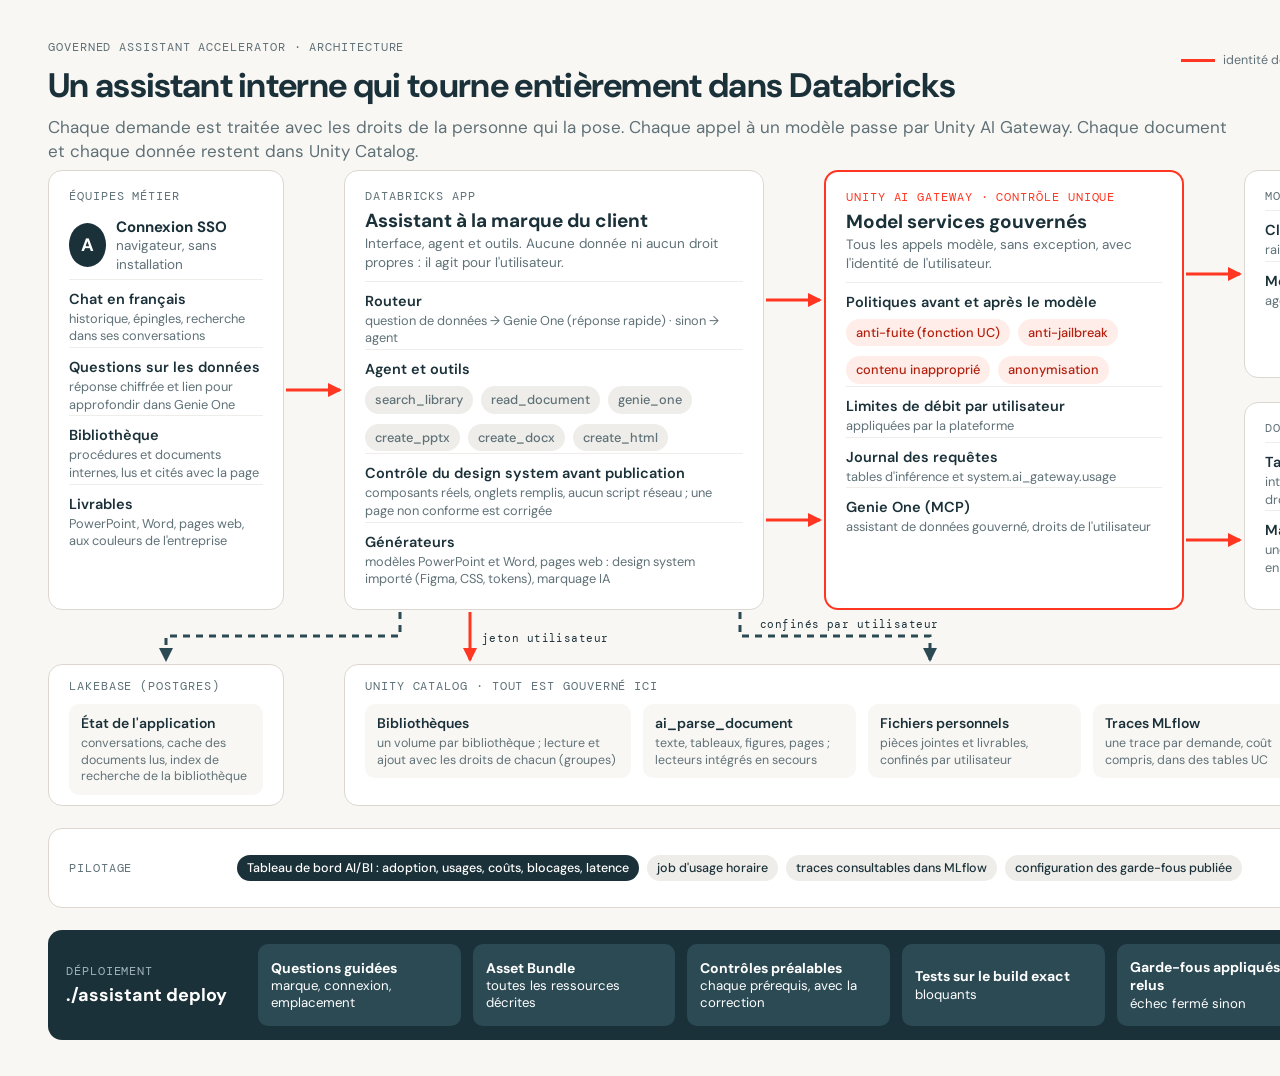
<file: docs/architecture/architecture.html>
<!doctype html>
<html lang="fr">
<head>
<meta charset="utf-8">
<title>Assistant interne gouverné · architecture</title>
<!-- Source of docs/architecture.png. Edit here, then: uv run --with playwright python docs/architecture/render.py -->
<link href="https://fonts.googleapis.com/css2?family=DM+Sans:opsz,wght@9..40,400;9..40,500;9..40,600;9..40,700&family=DM+Mono:wght@400;500&display=swap" rel="stylesheet">
<style>
  :root { --oat:#F9F7F4; --oat2:#EEEDE9; --line:#DCD8D1; --slate:#1B3139; --slate2:#2C4A54; --muted:#5F7177; --lava:#FF3621; --lava-soft:#FFEDE9; --green:#00A972; --white:#FFFFFF; }
  * { box-sizing:border-box; margin:0; padding:0; }
  body { background:#E9E6E0; font-family:"DM Sans", system-ui, sans-serif; color:var(--slate); }
  #canvas { position:relative; width:1600px; height:1076px; background:var(--oat); overflow:hidden; }
  .abs { position:absolute; }
  h1 { font-size:34px; font-weight:700; letter-spacing:-0.02em; }
  .sub { font-size:17px; color:var(--muted); margin-top:8px; max-width:1180px; line-height:1.4; }
  .tag { font-family:"DM Mono", monospace; font-size:11.5px; letter-spacing:0.08em; text-transform:uppercase; color:var(--muted); }
  .card { background:var(--white); border:1px solid var(--line); border-radius:14px; padding:18px 20px; }
  .card h2 { font-size:19px; font-weight:700; margin:4px 0 2px; }
  .card .what { font-size:13.5px; color:var(--muted); line-height:1.4; }
  .row { display:flex; gap:8px; flex-wrap:wrap; margin-top:10px; }
  .chip { font-size:12.5px; font-weight:500; padding:5px 10px; border-radius:999px; background:var(--oat2); color:var(--slate); white-space:nowrap; }
  .chip.lava { background:var(--lava-soft); color:#B4200E; }
  .chip.dark { background:var(--slate); color:#fff; }
  .item { border-top:1px solid var(--oat2); padding:10px 0 2px; }
  .item:first-of-type { border-top:none; }
  .item b { font-size:14.5px; font-weight:600; display:block; }
  .item span { font-size:12.8px; color:var(--muted); line-height:1.38; display:block; margin-top:2px; }
  .gw { border:2px solid var(--lava); }
  .gw .tag { color:var(--lava); }
  .band { background:var(--white); border:1px solid var(--line); border-radius:14px; padding:14px 20px; }
  .band .cells { display:grid; gap:12px; margin-top:10px; }
  .cell { background:var(--oat); border-radius:10px; padding:10px 12px; }
  .cell b { font-size:14px; font-weight:600; display:block; }
  .cell span { font-size:12.4px; color:var(--muted); line-height:1.35; display:block; margin-top:3px; }
  .deploy { background:var(--slate); color:#fff; border-radius:14px; padding:14px 18px; display:flex; align-items:center; gap:12px; }
  .deploy .tag { color:#9FB3B8; }
  .step { flex:1; align-self:stretch; display:flex; flex-direction:column; justify-content:center; background:var(--slate2); border-radius:10px; padding:9px 13px; font-size:13.2px; line-height:1.3; }
  .step b { display:block; font-size:14px; }
  .arrowtxt { font-family:"DM Mono", monospace; font-size:11px; letter-spacing:0.04em; fill:var(--slate); }
  .legend { font-size:12.5px; color:var(--muted); display:flex; gap:22px; align-items:center; }
  .legend i { display:inline-block; width:34px; height:0; border-top:3px solid var(--lava); vertical-align:middle; margin-right:8px; }
  .legend i.app { border-top:3px dashed var(--slate2); }
  .user-ic { width:44px; height:44px; border-radius:50%; background:var(--slate); color:#fff; display:flex; align-items:center; justify-content:center; font-weight:700; font-size:18px; }
</style>
</head>
<body>
<div id="canvas">

  <!-- header -->
  <div class="abs" style="left:48px; top:40px;">
    <div class="tag">Governed Assistant Accelerator · architecture</div>
    <h1 style="margin-top:8px">Un assistant interne qui tourne entièrement dans Databricks</h1>
    <div class="sub">Chaque demande est traitée avec les droits de la personne qui la pose. Chaque appel à un modèle passe par Unity AI Gateway. Chaque document et chaque donnée restent dans Unity Catalog.</div>
  </div>
  <div class="abs legend" style="right:48px; top:52px;"><span><i></i>identité de l'utilisateur</span><span><i class="app"></i>identité de l'application</span></div>

  <!-- column 1: people -->
  <div class="abs card" style="left:48px; top:170px; width:236px; height:440px;">
    <div class="tag">Équipes métier</div>
    <div style="display:flex; gap:10px; align-items:center; margin:12px 0 4px">
      <div class="user-ic">A</div><div><b style="font-size:15px">Connexion SSO</b><div class="what">navigateur, sans installation</div></div>
    </div>
    <div class="item"><b>Chat en français</b><span>historique, épingles, recherche dans ses conversations</span></div>
    <div class="item"><b>Questions sur les données</b><span>réponse chiffrée et lien pour approfondir dans Genie One</span></div>
    <div class="item"><b>Bibliothèque</b><span>procédures et documents internes, lus et cités avec la page</span></div>
    <div class="item"><b>Livrables</b><span>PowerPoint, Word, pages web, aux couleurs de l'entreprise</span></div>
  </div>

  <!-- column 2: app -->
  <div class="abs card" style="left:344px; top:170px; width:420px; height:440px;">
    <div class="tag">Databricks App</div>
    <h2>Assistant à la marque du client</h2>
    <div class="what">Interface, agent et outils. Aucune donnée ni aucun droit propres : il agit pour l'utilisateur.</div>
    <div class="item" style="margin-top:8px"><b>Routeur</b><span>question de données → Genie One (réponse rapide) · sinon → agent</span></div>
    <div class="item"><b>Agent et outils</b>
      <div class="row" style="margin-top:6px"><span class="chip">search_library</span><span class="chip">read_document</span><span class="chip">genie_one</span><span class="chip">create_pptx</span><span class="chip">create_docx</span><span class="chip">create_html</span></div></div>
    <div class="item"><b>Contrôle du design system avant publication</b><span>composants réels, onglets remplis, aucun script réseau ; une page non conforme est corrigée</span></div>
    <div class="item"><b>Générateurs</b><span>modèles PowerPoint et Word, pages web : design system importé (Figma, CSS, tokens), marquage IA</span></div>
  </div>

  <!-- column 3: gateway -->
  <div class="abs card gw" style="left:824px; top:170px; width:360px; height:440px;">
    <div class="tag">Unity AI Gateway · contrôle unique</div>
    <h2>Model services gouvernés</h2>
    <div class="what">Tous les appels modèle, sans exception, avec l'identité de l'utilisateur.</div>
    <div class="item" style="margin-top:8px"><b>Politiques avant et après le modèle</b>
      <div class="row" style="margin-top:6px"><span class="chip lava">anti-fuite (fonction UC)</span><span class="chip lava">anti-jailbreak</span><span class="chip lava">contenu inapproprié</span><span class="chip lava">anonymisation</span></div></div>
    <div class="item"><b>Limites de débit par utilisateur</b><span>appliquées par la plateforme</span></div>
    <div class="item"><b>Journal des requêtes</b><span>tables d'inférence et system.ai_gateway.usage</span></div>
    <div class="item"><b>Genie One (MCP)</b><span>assistant de données gouverné, droits de l'utilisateur</span></div>
  </div>

  <!-- column 4: models -->
  <div class="abs card" style="left:1244px; top:170px; width:308px; height:208px;">
    <div class="tag">Modèles</div>
    <div class="item" style="margin-top:6px"><b>Claude · assistant</b><span>raisonnement, rédaction, outils</span></div>
    <div class="item"><b>Modèle de code · optionnel</b><span>agents de développement, mêmes politiques</span></div>
  </div>
  <div class="abs card" style="left:1244px; top:402px; width:308px; height:208px;">
    <div class="tag">Données métier</div>
    <div class="item" style="margin-top:6px"><b>Tables Unity Catalog</b><span>interrogées par Genie One en SQL, avec les droits de l'utilisateur</span></div>
    <div class="item"><b>Masques et filtres respectés</b><span>une colonne masquée reste masquée (vérifié en recette)</span></div>
  </div>

  <!-- unity catalog band -->
  <div class="abs band" style="left:344px; top:664px; width:1208px; height:142px;">
    <div class="tag">Unity Catalog · tout est gouverné ici</div>
    <div class="cells" style="grid-template-columns:1.25fr 1fr 1fr 1fr 1fr;">
      <div class="cell"><b>Bibliothèques</b><span>un volume par bibliothèque ; lecture et ajout avec les droits de chacun (groupes)</span></div>
      <div class="cell"><b>ai_parse_document</b><span>texte, tableaux, figures, pages ; lecteurs intégrés en secours</span></div>
      <div class="cell"><b>Fichiers personnels</b><span>pièces jointes et livrables, confinés par utilisateur</span></div>
      <div class="cell"><b>Traces MLflow</b><span>une trace par demande, coût compris, dans des tables UC</span></div>
      <div class="cell"><b>Couche gold d'usage</b><span>usages classés par ai_classify, blocages, coûts</span></div>
    </div>
  </div>

  <!-- lakebase -->
  <div class="abs band" style="left:48px; top:664px; width:236px; height:142px;">
    <div class="tag">Lakebase (Postgres)</div>
    <div class="cell" style="margin-top:10px"><b>État de l'application</b><span>conversations, cache des documents lus, index de recherche de la bibliothèque</span></div>
  </div>

  <!-- observability -->
  <div class="abs band" style="left:48px; top:828px; width:1504px; height:80px; display:flex; align-items:center; gap:18px;">
    <div class="tag" style="width:150px">Pilotage</div>
    <div class="row" style="margin:0"><span class="chip dark">Tableau de bord AI/BI : adoption, usages, coûts, blocages, latence</span><span class="chip">job d'usage horaire</span><span class="chip">traces consultables dans MLflow</span><span class="chip">configuration des garde-fous publiée</span></div>
  </div>

  <!-- deployment -->
  <div class="abs deploy" style="left:48px; top:930px; width:1504px; height:110px;">
    <div style="width:180px; flex:none"><div class="tag">Déploiement</div><div style="font-weight:700; font-size:18px; margin-top:4px">./assistant deploy</div></div>
    <div class="step"><b>Questions guidées</b>marque, connexion, emplacement</div>
    <div class="step"><b>Asset Bundle</b>toutes les ressources décrites</div>
    <div class="step"><b>Contrôles préalables</b>chaque prérequis, avec la correction</div>
    <div class="step"><b>Tests sur le build exact</b>bloquants</div>
    <div class="step"><b>Garde-fous appliqués et relus</b>échec fermé sinon</div>
    <div class="step"><b>Vérification réelle</b>blocages, anonymisation, traces</div>
  </div>

  <!-- arrows -->
  <svg class="abs" style="left:0; top:0" width="1600" height="1100" viewBox="0 0 1600 1100">
    <defs>
      <marker id="lava" markerUnits="userSpaceOnUse" markerWidth="14" markerHeight="14" refX="12" refY="7" orient="auto"><path d="M0,0 L14,7 L0,14 z" fill="#FF3621"/></marker>
      <marker id="slate" markerUnits="userSpaceOnUse" markerWidth="14" markerHeight="14" refX="12" refY="7" orient="auto"><path d="M0,0 L14,7 L0,14 z" fill="#2C4A54"/></marker>
    </defs>
    <!-- people → app -->
    <line x1="286" y1="390" x2="340" y2="390" stroke="#FF3621" stroke-width="3" marker-end="url(#lava)"/>
    <!-- app → gateway -->
    <line x1="766" y1="300" x2="820" y2="300" stroke="#FF3621" stroke-width="3" marker-end="url(#lava)"/>
    <line x1="766" y1="520" x2="820" y2="520" stroke="#FF3621" stroke-width="3" marker-end="url(#lava)"/>
    <!-- gateway → models / data -->
    <line x1="1186" y1="274" x2="1240" y2="274" stroke="#FF3621" stroke-width="3" marker-end="url(#lava)"/>
    <line x1="1186" y1="540" x2="1240" y2="540" stroke="#FF3621" stroke-width="3" marker-end="url(#lava)"/>
    <!-- app → libraries (user token), personal files (app) -->
    <line x1="470" y1="612" x2="470" y2="660" stroke="#FF3621" stroke-width="3" marker-end="url(#lava)"/>
    <text class="arrowtxt" x="482" y="642">jeton utilisateur</text>
    <path d="M 740 612 L 740 636 L 930 636 L 930 660" fill="none" stroke="#2C4A54" stroke-width="3" stroke-dasharray="7 6" marker-end="url(#slate)"/>
    <text class="arrowtxt" x="760" y="628">confinés par utilisateur</text>
    <!-- data → UC -->
    <line x1="1398" y1="612" x2="1398" y2="660" stroke="#FF3621" stroke-width="3" marker-end="url(#lava)"/>
    <!-- app → lakebase -->
    <path d="M 400 612 L 400 636 L 166 636 L 166 660" fill="none" stroke="#2C4A54" stroke-width="3" stroke-dasharray="7 6" marker-end="url(#slate)"/>
  </svg>
</div>
</body>
</html>
</file>
